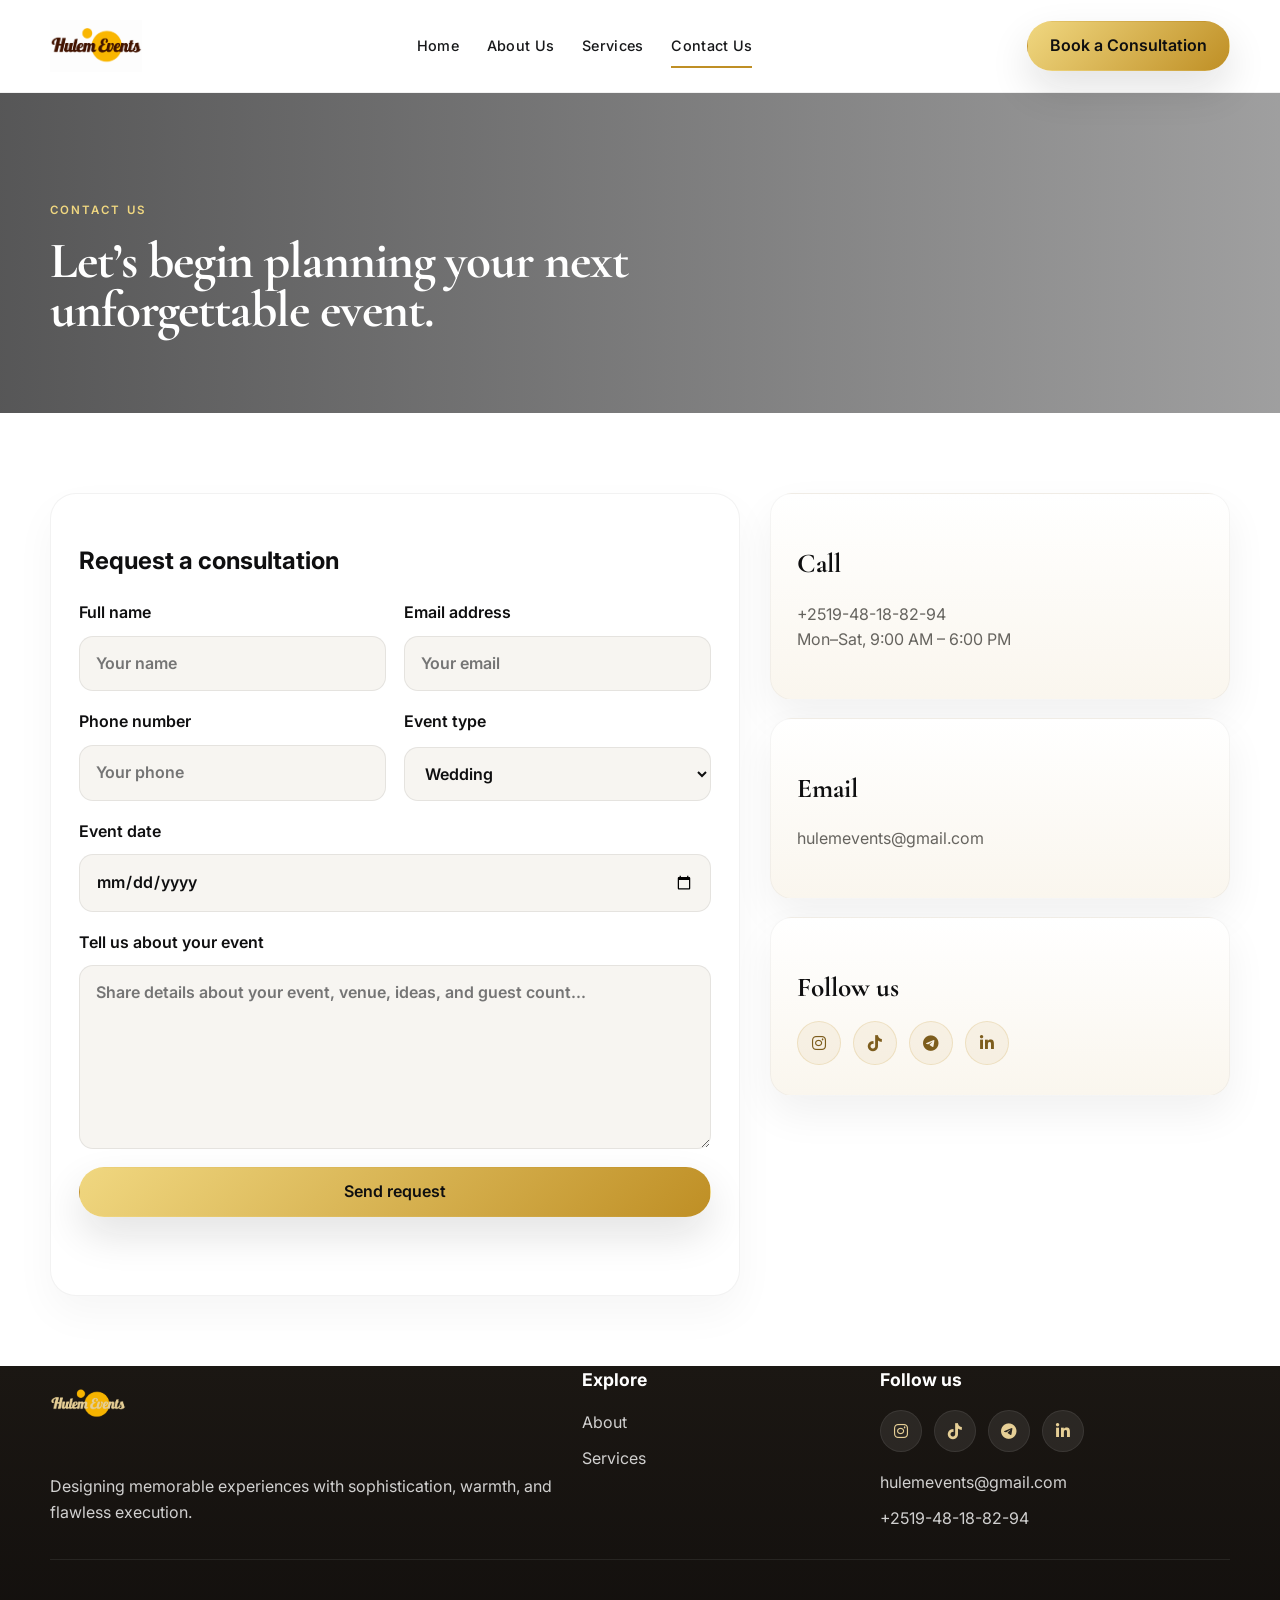
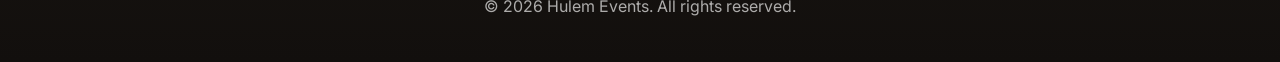
<file: contact.html>
<!DOCTYPE html>
<html lang="en">
  <head>
    <meta charset="UTF-8" />
    <meta name="viewport" content="width=device-width, initial-scale=1.0" />
    <title>Contact Us | Hulem Events</title>
    <meta
      name="description"
      content="Contact Hulem Events to plan your next unforgettable experience in Addis Ababa."
    />
    <link rel="preconnect" href="https://fonts.googleapis.com" />
    <link rel="preconnect" href="https://fonts.gstatic.com" crossorigin />
    <link
      href="https://fonts.googleapis.com/css2?family=Cormorant+Garamond:wght@500;600;700&family=Inter:wght@400;500;600;700;800&display=swap"
      rel="stylesheet"
    />
    <link
      rel="stylesheet"
      href="https://cdnjs.cloudflare.com/ajax/libs/font-awesome/6.5.2/css/all.min.css"
      crossorigin="anonymous"
      referrerpolicy="no-referrer"
    />
    <link rel="stylesheet" href="styles.css" />
  </head>
  <body>
    <header class="site-header">
      <div class="container nav-wrap">
        <a href="index.html" class="brand">
          <img src="Image/logo1.png" alt="Hulem Events logo" class="brand-mark" />
        </a>

        <button class="nav-toggle" aria-label="Toggle navigation">
          <span></span>
          <span></span>
          <span></span>
        </button>

        <nav class="main-nav">
          <a href="index.html">Home</a>
          <a href="about.html">About Us</a>
          <a href="services.html">Services</a>
          <a href="contact.html" class="active">Contact Us</a>
        </nav>

        <a href="contact.html" class="btn btn-primary nav-cta">Book a Consultation</a>
      </div>
    </header>

    <main>
      <section class="page-hero compact-hero">
        <div class="container page-hero-content">
          <p class="eyebrow">Contact us</p>
          <h1>Let’s begin planning your next unforgettable event.</h1>
        </div>
      </section>

      <section class="section contact-section">
        <div class="container contact-layout">
          <div class="contact-form-wrap">
            <h2>Request a consultation</h2>
            <form class="contact-form">
              <div class="form-row two-col-form">
                <label>
                  <span>Full name</span>
                  <input type="text" name="name" placeholder="Your name" autocomplete="name" required />
                </label>
                <label>
                  <span>Email address</span>
                  <input type="email" name="email" placeholder="Your email" autocomplete="email" required />
                </label>
              </div>

              <div class="form-row two-col-form">
                <label>
                  <span>Phone number</span>
                  <input type="tel" name="phone" placeholder="Your phone" autocomplete="tel" />
                </label>
                <label>
                  <span>Event type</span>
                  <select name="eventType">
                    <option>Wedding</option>
                    <option>Social Impact Events</option>
                    <option>Live Entertainment Event</option>
                    <option>Cultural Experiences Event</option>
                    <option>Private Celebrations Event</option>
                    <option>Corporate & Community Event</option>
                    <option>Full-Services Coordination</option>
                  </select>
                </label>
              </div>

              <label>
                <span>Event date</span>
                <input type="date" name="eventDate" />
              </label>

              <label>
                <span>Tell us about your event</span>
                <textarea name="message" rows="6" placeholder="Share details about your event, venue, ideas, and guest count..." required></textarea>
              </label>

              <button type="submit" class="btn btn-primary">Send request</button>
              <p class="form-status" role="status" aria-live="polite"></p>
            </form>
          </div>

          <aside class="contact-info">
            <div class="info-card contact-card">
              <h3>Call</h3>
              <p>+2519-48-18-82-94<br />Mon–Sat, 9:00 AM – 6:00 PM</p>
            </div>
            <div class="info-card contact-card">
              <h3>Email</h3>
              <p>hulemevents@gmail.com</p>
            </div>
            <div class="info-card contact-card social-contact-card">
              <h3>Follow us</h3>
              <div class="social-links">
                <a href="https://instagram.com" target="_blank" rel="noopener noreferrer" aria-label="Instagram"><i class="fa-brands fa-instagram"></i></a>
                <a href="https://tiktok.com" target="_blank" rel="noopener noreferrer" aria-label="TikTok"><i class="fa-brands fa-tiktok"></i></a>
                <a href="https://t.me/melat12345610" target="_blank" rel="noopener noreferrer" aria-label="Telegram"><i class="fa-brands fa-telegram"></i></a>
                <a href="https://linkedin.com" target="_blank" rel="noopener noreferrer" aria-label="LinkedIn"><i class="fa-brands fa-linkedin-in"></i></a>
              </div>
            </div>
          </aside>
        </div>
      </section>
    </main>

    <footer class="site-footer">
      <div class="container footer-grid">
        <div>
          <a href="index.html" class="brand footer-brand">
            <img src="Image/logo-footer.png" alt="Hulem Events logo" class="brand-mark" />
          </a>
          <p>Designing memorable experiences with sophistication, warmth, and flawless execution.</p>
        </div>
        <div>
          <h4>Explore</h4>
          <ul>
            <li><a href="about.html">About</a></li>
            <li><a href="services.html">Services</a></li>
          </ul>
        </div>
        <div>
          <h4>Follow us</h4>
          <div class="social-links footer-socials">
            <a href="https://instagram.com" target="_blank" rel="noopener noreferrer" aria-label="Instagram"><i class="fa-brands fa-instagram"></i></a>
            <a href="https://tiktok.com" target="_blank" rel="noopener noreferrer" aria-label="TikTok"><i class="fa-brands fa-tiktok"></i></a>
            <a href="https://t.me/melat12345610" target="_blank" rel="noopener noreferrer" aria-label="Telegram"><i class="fa-brands fa-telegram"></i></a>
            <a href="https://linkedin.com" target="_blank" rel="noopener noreferrer" aria-label="LinkedIn"><i class="fa-brands fa-linkedin-in"></i></a>
          </div>
          <ul class="footer-contact-list">
            <li>hulemevents@gmail.com</li>
            <li>+2519-48-18-82-94</li>
          </ul>
        </div>
      </div>
      <div class="container footer-bottom">
        <p>© <span id="year"></span> Hulem Events. All rights reserved.</p>
      </div>
    </footer>

    <script src="script.js"></script>
  </body>
</html>
</file>
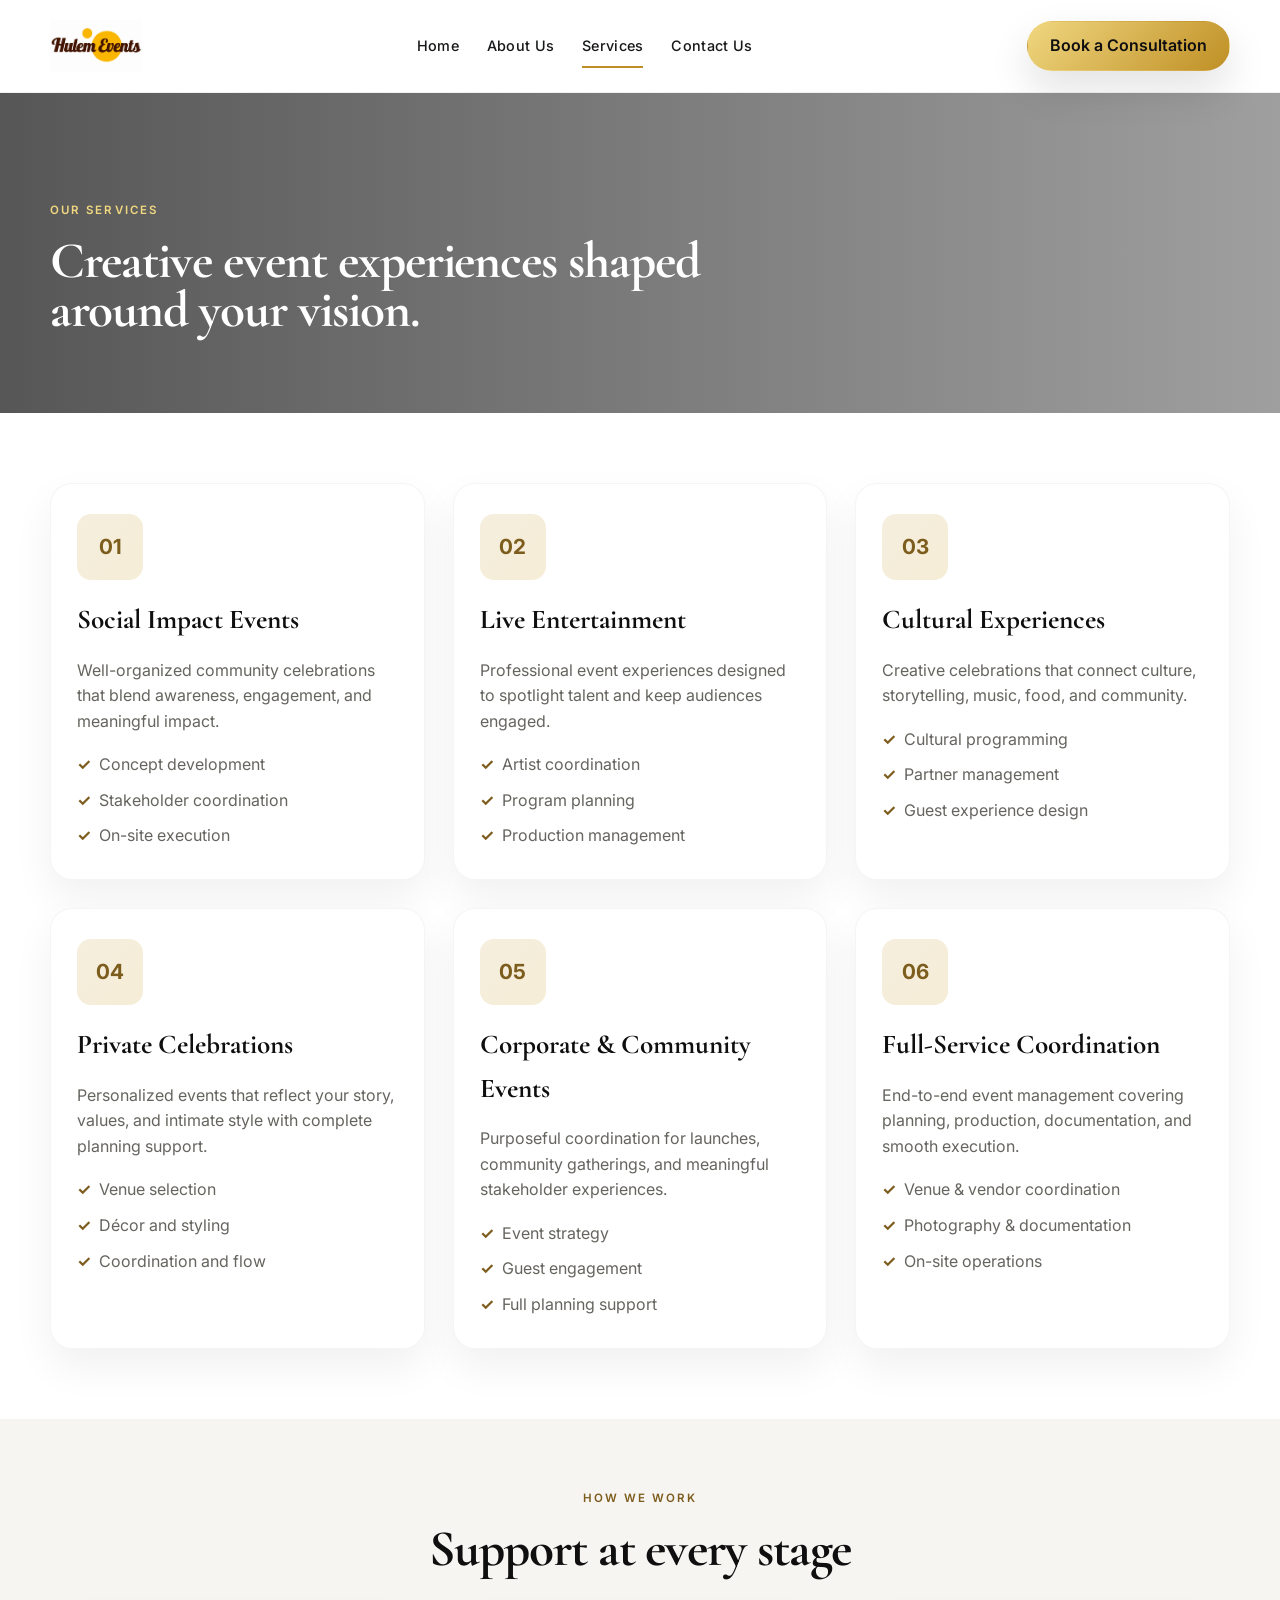
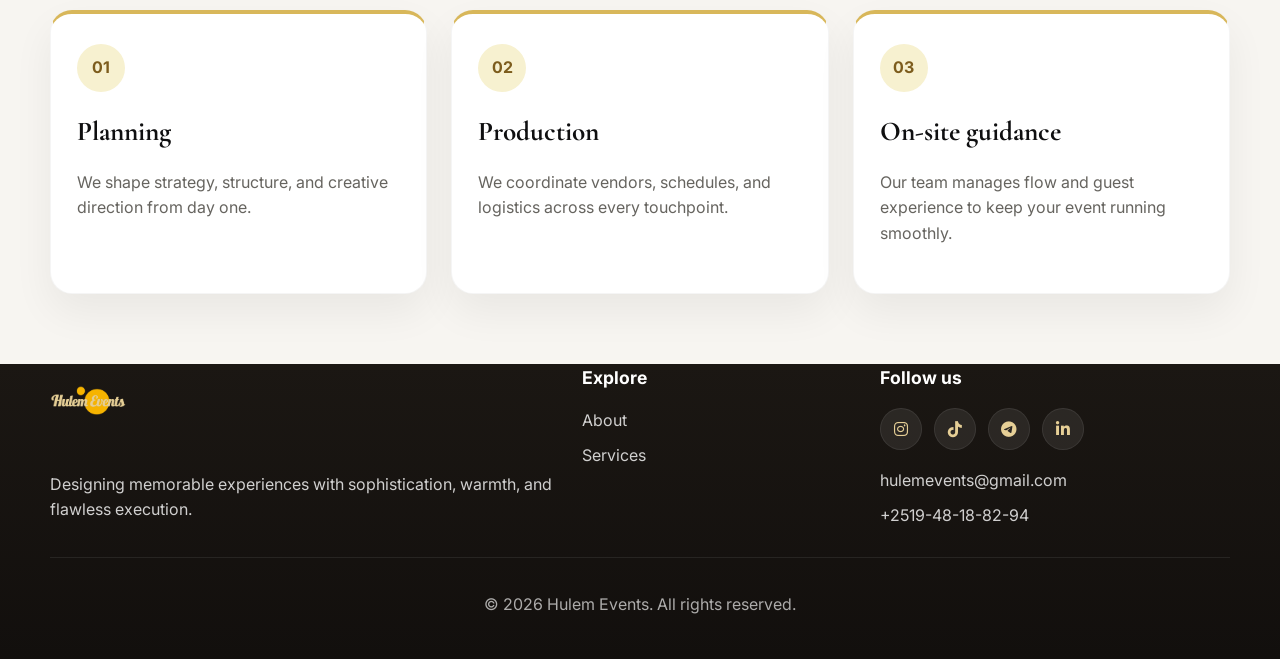
<file: services.html>
<!DOCTYPE html>
<html lang="en">
  <head>
    <meta charset="UTF-8" />
    <meta name="viewport" content="width=device-width, initial-scale=1.0" />
    <title>Services | Hulem Events</title>
    <meta
      name="description"
      content="Explore Hulem Events' social impact, entertainment, cultural, and full-service event planning offerings."
    />
    <link rel="preconnect" href="https://fonts.googleapis.com" />
    <link rel="preconnect" href="https://fonts.gstatic.com" crossorigin />
    <link
      href="https://fonts.googleapis.com/css2?family=Cormorant+Garamond:wght@500;600;700&family=Inter:wght@400;500;600;700;800&display=swap"
      rel="stylesheet"
    />
    <link
      rel="stylesheet"
      href="https://cdnjs.cloudflare.com/ajax/libs/font-awesome/6.5.2/css/all.min.css"
      crossorigin="anonymous"
      referrerpolicy="no-referrer"
    />
    <link rel="stylesheet" href="styles.css" />
  </head>
  <body>
    <header class="site-header">
      <div class="container nav-wrap">
        <a href="index.html" class="brand">
          <img src="Image/logo1.png" alt="Hulem Events logo" class="brand-mark" />
        </a>

        <button class="nav-toggle" aria-label="Toggle navigation">
          <span></span>
          <span></span>
          <span></span>
        </button>

        <nav class="main-nav">
          <a href="index.html">Home</a>
          <a href="about.html">About Us</a>
          <a href="services.html" class="active">Services</a>
          <a href="contact.html">Contact Us</a>
        </nav>

        <a href="contact.html" class="btn btn-primary nav-cta">Book a Consultation</a>
      </div>
    </header>

    <main>
      <section class="page-hero compact-hero">
        <div class="container page-hero-content">
          <p class="eyebrow">Our services</p>
          <h1>Creative event experiences shaped around your vision.</h1>
        </div>
      </section>

      <section class="section">
        <div class="container card-grid service-grid">
          <article class="info-card service-card">
            <div class="icon-box">01</div>
            <h3>Social Impact Events</h3>
            <p>Well-organized community celebrations that blend awareness, engagement, and meaningful impact.</p>
            <ul>
              <li>Concept development</li>
              <li>Stakeholder coordination</li>
              <li>On-site execution</li>
            </ul>
          </article>

          <article class="info-card service-card">
            <div class="icon-box">02</div>
            <h3>Live Entertainment</h3>
            <p>Professional event experiences designed to spotlight talent and keep audiences engaged.</p>
            <ul>
              <li>Artist coordination</li>
              <li>Program planning</li>
              <li>Production management</li>
            </ul>
          </article>

          <article class="info-card service-card">
            <div class="icon-box">03</div>
            <h3>Cultural Experiences</h3>
            <p>Creative celebrations that connect culture, storytelling, music, food, and community.</p>
            <ul>
              <li>Cultural programming</li>
              <li>Partner management</li>
              <li>Guest experience design</li>
            </ul>
          </article>

          <article class="info-card service-card">
            <div class="icon-box">04</div>
            <h3>Private Celebrations</h3>
            <p>Personalized events that reflect your story, values, and intimate style with complete planning support.</p>
            <ul>
              <li>Venue selection</li>
              <li>Décor and styling</li>
              <li>Coordination and flow</li>
            </ul>
          </article>

          <article class="info-card service-card">
            <div class="icon-box">05</div>
            <h3>Corporate & Community Events</h3>
            <p>Purposeful coordination for launches, community gatherings, and meaningful stakeholder experiences.</p>
            <ul>
              <li>Event strategy</li>
              <li>Guest engagement</li>
              <li>Full planning support</li>
            </ul>
          </article>

          <article class="info-card service-card">
            <div class="icon-box">06</div>
            <h3>Full-Service Coordination</h3>
            <p>End-to-end event management covering planning, production, documentation, and smooth execution.</p>
            <ul>
              <li>Venue & vendor coordination</li>
              <li>Photography & documentation</li>
              <li>On-site operations</li>
            </ul>
          </article>
        </div>
      </section>

      <section class="section muted-bg">
        <div class="container">
          <div class="heading-row center">
            <div>
              <p class="eyebrow accent">How we work</p>
              <h2>Support at every stage</h2>
            </div>
          </div>

          <div class="timeline-grid">
            <div class="timeline-card">
              <span>01</span>
              <h3>Planning</h3>
              <p>We shape strategy, structure, and creative direction from day one.</p>
            </div>
            <div class="timeline-card">
              <span>02</span>
              <h3>Production</h3>
              <p>We coordinate vendors, schedules, and logistics across every touchpoint.</p>
            </div>
            <div class="timeline-card">
              <span>03</span>
              <h3>On-site guidance</h3>
              <p>Our team manages flow and guest experience to keep your event running smoothly.</p>
            </div>
          </div>
        </div>
      </section>

    </main>

    <footer class="site-footer">
      <div class="container footer-grid">
        <div>
          <a href="index.html" class="brand footer-brand">
            <img src="Image/logo-footer.png" alt="Hulem Events logo" class="brand-mark" />
          </a>
          <p>Designing memorable experiences with sophistication, warmth, and flawless execution.</p>
        </div>
        <div>
          <h4>Explore</h4>
          <ul>
            <li><a href="about.html">About</a></li>
            <li><a href="services.html">Services</a></li>
          </ul>
        </div>
        <div>
          <h4>Follow us</h4>
          <div class="social-links footer-socials">
            <a href="https://instagram.com" target="_blank" rel="noopener noreferrer" aria-label="Instagram"><i class="fa-brands fa-instagram"></i></a>
            <a href="https://tiktok.com" target="_blank" rel="noopener noreferrer" aria-label="TikTok"><i class="fa-brands fa-tiktok"></i></a>
            <a href="https://t.me/melat12345610" target="_blank" rel="noopener noreferrer" aria-label="Telegram"><i class="fa-brands fa-telegram"></i></a>
            <a href="https://linkedin.com" target="_blank" rel="noopener noreferrer" aria-label="LinkedIn"><i class="fa-brands fa-linkedin-in"></i></a>
          </div>
          <ul class="footer-contact-list">
            <li>hulemevents@gmail.com</li>
            <li>+2519-48-18-82-94</li>
          </ul>
        </div>
      </div>
      <div class="container footer-bottom">
        <p>© <span id="year"></span> Hulem Events. All rights reserved.</p>
      </div>
    </footer>

    <script src="script.js"></script>
  </body>
</html>
</file>
<file: styles.css>
:root {
  --gold-100: #f7f1d0;
  --gold-200: #f0d780;
  --gold-300: #d8b75a;
  --gold-500: #bf8f25;
  --gold-700: #7d5d1d;
  --black-900: #0f0f10;
  --black-800: #17181a;
  --black-700: #202224;
  --white: #ffffff;
  --off-white: #f7f5f1;
  --muted: #66645f;
  --footer-bg: #1b1713;
  --footer-soft: #e6cf96;
  --shadow: 0 18px 40px rgba(17, 17, 17, 0.12);
  --radius: 22px;
  --container: 1180px;
}

* {
  box-sizing: border-box;
}

html {
  scroll-behavior: smooth;
}

body {
  margin: 0;
  font-family: "Inter", sans-serif;
  background: var(--white);
  color: var(--black-900);
  line-height: 1.6;
  overflow-x: hidden;
}

@keyframes fadeUp {
  from {
    opacity: 0;
    transform: translateY(24px);
  }
  to {
    opacity: 1;
    transform: translateY(0);
  }
}

@keyframes floatIn {
  from {
    opacity: 0;
    transform: translateY(18px) scale(0.98);
  }
  to {
    opacity: 1;
    transform: translateY(0) scale(1);
  }
}

a {
  color: inherit;
  text-decoration: none;
}

img {
  max-width: 100%;
  display: block;
}

button,
input,
select,
textarea {
  font: inherit;
}

.container {
  width: min(var(--container), calc(100% - 32px));
  margin: 0 auto;
}

.site-header {
  position: sticky;
  top: 0;
  z-index: 50;
  backdrop-filter: blur(10px);
  background: rgba(255, 255, 255, 0.88);
  border-bottom: 1px solid rgba(17, 17, 17, 0.06);
}

.nav-wrap {
  display: flex;
  align-items: center;
  justify-content: space-between;
  min-height: 72px;
  gap: 20px;
}

.brand {
  display: inline-flex;
  align-items: center;
  gap: 10px;
  font-weight: 700;
}

.brand strong,
.brand small {
  display: block;
}

.brand strong {
  font-size: 2rem;
  letter-spacing: 0.04em;
  line-height: 1.1;
  font-weight: 800;
}

.brand small {
  font-size: 0.9rem;
  letter-spacing: 0.18em;
  text-transform: uppercase;
  color: var(--gold-700);
  font-weight: 700;
}

.brand-mark {
  display: block;
  width: 72px;
  height: 72px;
  object-fit: contain;
  border-radius: 0;
  background: transparent;
  box-shadow: none;
  padding: 0;
}

.site-header .brand-mark {
  width: 92px;
  height: 92px;
}

.footer-brand .brand-mark {
  width: 76px;
  height: 76px;
}

.main-nav {
  display: flex;
  align-items: center;
  gap: 28px;
  font-weight: 500;
  color: var(--black-800);
  font-size: 0.9rem;
}

.main-nav a {
  position: relative;
  padding: 8px 0;
  letter-spacing: 0.02em;
  color: var(--black-800);
}

.main-nav a::after {
  content: "";
  position: absolute;
  left: 0;
  bottom: -2px;
  width: 0;
  height: 2px;
  background: var(--gold-500);
  transition: width 0.25s ease;
}

.main-nav a:hover::after,
.main-nav a.active::after {
  width: 100%;
}

.btn {
  display: inline-flex;
  align-items: center;
  justify-content: center;
  min-height: 50px;
  padding: 0 22px;
  border-radius: 999px;
  border: 1px solid transparent;
  font-weight: 600;
  transition: transform 0.2s ease, box-shadow 0.2s ease, background 0.2s ease;
}

.btn:hover {
  transform: translateY(-1px);
}

.btn-primary {
  background: linear-gradient(135deg, var(--gold-200), var(--gold-500));
  color: var(--black-900);
  box-shadow: var(--shadow);
}

.btn-secondary {
  background: var(--white);
  border-color: rgba(17, 17, 17, 0.12);
  color: var(--black-900);
}

.hero {
  position: relative;
  min-height: 760px;
  display: flex;
  align-items: center;
  background:
    linear-gradient(90deg, rgba(15, 15, 16, 0.72), rgba(15, 15, 16, 0.45)),
    url('https://images.unsplash.com/photo-1519167758481-83f550bb49b3?auto=format&fit=crop&w=1800&q=80') center/cover no-repeat;
  color: var(--white);
}

.hero-content {
  display: grid;
  grid-template-columns: 1.2fr 0.8fr;
  align-items: center;
  gap: 54px;
  width: min(var(--container), calc(100% - 32px));
  margin: 0 auto;
  position: relative;
  z-index: 1;
}

.eyebrow {
  margin: 0 0 18px;
  letter-spacing: 0.18em;
  text-transform: uppercase;
  font-size: 0.72rem;
  color: var(--gold-200);
  font-weight: 600;
}

.eyebrow.accent {
  color: var(--gold-700);
}

.typing-text {
  position: relative;
  display: inline-block;
  min-height: 1.2em;
  white-space: normal;
  background: linear-gradient(135deg, #fff7c2 0%, #f0d780 28%, #d8b75a 58%, #f7e7a2 100%);
  -webkit-background-clip: text;
  background-clip: text;
  color: transparent;
}

.typing-cursor {
  display: inline-block;
  width: 0.1em;
  height: 1em;
  margin-left: 4px;
  background: linear-gradient(180deg, #fff7c2, #d8b75a);
  animation: blink 0.9s step-end infinite;
  vertical-align: middle;
}

@keyframes blink {
  0%, 50% {
    opacity: 1;
  }
  50.01%, 100% {
    opacity: 0;
  }
}

.hero-copy h1,
.page-hero-content h1,
.section-copy h2,
.heading-row h2,
.cta-wrap h2 { 
  margin: 0;
  font-family: "Cormorant Garamond", serif;
  line-height: 0.96;
  letter-spacing: -0.02em;
}

.hero-copy h1 {
  max-width: 700px;
  font-size: clamp(4rem, 7vw, 7rem);
  line-height: 0.9;
  animation: fadeUp 0.8s ease both;
}

.hero-copy > *:not(h1) {
  animation: fadeUp 0.9s ease 0.1s both;
}

.hero-copy p {
  max-width: 620px;
  color: rgba(255, 255, 255, 0.8);
  font-size: 1.06rem;
}

.hero-actions {
  display: flex;
  flex-wrap: wrap;
  gap: 18px;
  margin-top: 28px;
}

.hero-list {
  display: flex;
  flex-wrap: wrap;
  gap: 20px;
  list-style: none;
  padding: 0;
  margin: 28px 0 0;
  color: rgba(255, 255, 255, 0.85);
  font-size: 0.95rem;
}

.hero-list li {
  position: relative;
  padding-left: 18px;
}

.hero-list li::before {
  content: "•";
  position: absolute;
  left: 0;
  color: var(--gold-200);
}

.hero-card {
  display: flex;
  justify-content: center;
}

.event-highlight {
  width: min(100%, 420px);
  padding: 22px;
  border-radius: var(--radius);
  background: rgba(255, 255, 255, 0.12);
  backdrop-filter: blur(10px);
  border: 1px solid rgba(255,255,255,0.22);
  box-shadow: 0 24px 50px rgba(0,0,0,0.16);
  animation: floatIn 0.9s ease both;
}

.event-highlight .label {
  display: inline-block;
  margin-bottom: 8px;
  font-size: 0.73rem;
  letter-spacing: 0.12em;
  text-transform: uppercase;
  color: var(--gold-200);
}

.event-highlight h3 {
  margin: 0;
  font-size: 2.1rem;
  font-family: "Cormorant Garamond", serif;
}

.meta-row {
  display: flex;
  justify-content: space-between;
  gap: 12px;
  margin: 18px 0 20px;
  color: rgba(255,255,255,0.85);
  font-size: 0.95rem;
}

.mini-gallery {
  position: relative;
  height: 220px;
  border-radius: 16px;
  overflow: hidden;
  background: rgba(255, 255, 255, 0.06);
}

.mini-gallery .slide {
  position: absolute;
  inset: 0;
  opacity: 0;
  transform: scale(1.06);
  transition: opacity 0.9s ease, transform 0.9s ease;
}

.mini-gallery .slide.active {
  opacity: 1;
  transform: scale(1);
}

.mini-gallery img {
  height: 100%;
  width: 100%;
  object-fit: cover;
  border-radius: 16px;
  transition: transform 0.8s ease, filter 0.8s ease;
}

.mini-gallery:hover img {
  transform: scale(1.08);
  filter: saturate(1.08) contrast(1.05);
}

.social-proof {
  background: var(--black-900);
  color: var(--white);
  border-top: 1px solid rgba(255,255,255,0.08);
  border-bottom: 1px solid rgba(255,255,255,0.08);
}

.proof-grid {
  display: grid;
  grid-template-columns: repeat(4, minmax(0, 1fr));
  gap: 18px;
  padding: 28px 0;
}

.proof-grid div {
  display: flex;
  flex-direction: column;
  align-items: center;
  text-align: center;
}

.proof-grid strong {
  font-size: clamp(1.7rem, 2vw, 2.2rem);
  color: var(--gold-200);
}

.proof-grid span {
  color: rgba(255, 255, 255, 0.72);
}

.section {
  padding: 70px 0;
}

.muted-bg {
  background: var(--off-white);
}

.two-col {
  display: grid;
  grid-template-columns: 1fr 1fr;
  gap: 48px;
  align-items: center;
}

.section-copy h2,
.heading-row h2,
.page-hero-content h1,
.cta-wrap h2 {
  font-size: clamp(2.5rem, 4vw, 4rem);
  color: var(--black-900);
}

.section-copy p {
  color: var(--muted);
  font-size: 1.04rem;
}

.founder-signature {
  display: flex;
  flex-direction: column;
  gap: 2px;
  margin-top: 24px;
  color: var(--black-900) !important;
  font-weight: 700;
}

.founder-signature span {
  color: var(--gold-700);
  font-size: 0.9rem;
  font-weight: 700;
}

.ashenda-feature {
  grid-template-columns: 1.45fr 0.75fr;
  align-items: start;
  margin-bottom: 42px;
}

.ashenda-feature .section-copy h2 {
  margin-bottom: 8px;
}

.ashenda-feature .section-copy h3 {
  margin: 0 0 20px;
  font-family: "Cormorant Garamond", serif;
  font-size: 1.8rem;
  color: var(--gold-700);
}

.ashenda-sidebar {
  display: grid;
  align-content: start;
  gap: 20px;
}

.ashenda-details h3 {
  margin: 18px 0;
}

.ashenda-details dl,
.ashenda-details dl div {
  display: grid;
  gap: 8px;
}

.ashenda-details dl {
  gap: 0;
  margin: 0;
}

.ashenda-details dl div {
  padding: 14px 0;
  border-top: 1px solid rgba(17, 17, 17, 0.08);
}

.ashenda-details dt {
  color: var(--gold-700);
  font-size: 0.76rem;
  font-weight: 700;
  letter-spacing: 0.1em;
  text-transform: uppercase;
}

.ashenda-details dd {
  margin: 0;
  color: var(--muted);
}

.check-list {
  display: grid;
  gap: 16px;
  margin-top: 26px;
}

.check-list div {
  display: flex;
  align-items: flex-start;
  gap: 12px;
  color: var(--black-900);
}

.check-list span {
  display: inline-flex;
  align-items: center;
  justify-content: center;
  width: 28px;
  height: 28px;
  border-radius: 50%;
  background: rgba(191, 143, 37, 0.12);
  color: var(--gold-700);
  font-weight: 700;
}

.check-list p {
  margin: 0;
}

.image-panel img {
  border-radius: 26px;
  box-shadow: var(--shadow);
  height: 560px;
  width: 100%;
  object-fit: cover;
}

.heading-row {
  display: flex;
  justify-content: space-between;
  align-items: end;
  gap: 20px;
  margin-bottom: 36px;
}

.heading-row.center {
  justify-content: center;
  text-align: center;
}

.text-link {
  color: var(--gold-700);
  font-weight: 600;
}

.card-grid {
  display: grid;
  gap: 28px;
}

.three-col {
  grid-template-columns: repeat(3, minmax(0, 1fr));
}

.info-card,
.timeline-card,
.testimonial-card,
.price-card,
.contact-card {
  background: var(--white);
  border-radius: 22px;
  padding: 30px 26px;
  box-shadow: 0 18px 42px rgba(19, 19, 19, 0.06);
  border: 1px solid rgba(17,17,17,0.04);
  transition: transform 0.28s ease, box-shadow 0.28s ease, border-color 0.28s ease;
}

.info-card:hover,
.timeline-card:hover,
.testimonial-card:hover,
.price-card:hover,
.contact-card:hover,
.team-card:hover {
  transform: translateY(-8px);
  box-shadow: 0 24px 42px rgba(191, 143, 37, 0.14);
  border-color: rgba(191, 143, 37, 0.25);
}

.info-card h3,
.timeline-card h3,
.price-card h3,
.contact-card h3 {
  margin-top: 18px;
  margin-bottom: 10px;
  font-size: 1.7rem;
  font-family: "Cormorant Garamond", serif;
}

.info-card p,
.timeline-card p,
.testimonial-card p,
.price-card li,
.contact-card p,
.service-card li {
  color: var(--muted);
}

.icon-box {
  width: 66px;
  height: 66px;
  display: flex;
  align-items: center;
  justify-content: center;
  background: linear-gradient(135deg, rgba(191,143,37,0.15), rgba(215,183,90,0.25));
  border-radius: 14px;
  color: var(--gold-700);
  font-weight: 700;
  font-size: 1.3rem;
}

.timeline-grid {
  display: grid;
  grid-template-columns: repeat(3, minmax(0,1fr));
  gap: 24px;
}

.timeline-card {
  border-top: 4px solid var(--gold-300);
}

.timeline-card span {
  display: inline-flex;
  width: 48px;
  height: 48px;
  border-radius: 50%;
  align-items: center;
  justify-content: center;
  background: var(--gold-100);
  color: var(--gold-700);
  font-weight: 700;
}

.testimonial-section {
  background: linear-gradient(180deg, #fffefc 0%, #f9f4ea 100%);
}

.person {
  margin-top: 20px;
  display: flex;
  flex-direction: column;
  gap: 4px;
}

.person strong {
  color: var(--black-900);
}

.person span {
  color: var(--gold-700);
  font-size: 0.9rem;
}

.cta-strip {
  display: none;
}

.cta-wrap {
  display: flex;
  align-items: center;
  justify-content: space-between;
  gap: 30px;
}

.cta-wrap .eyebrow {
  margin-bottom: 8px;
}

.page-hero {
  background:
    linear-gradient(90deg, rgba(15, 15, 16, 0.7), rgba(15, 15, 16, 0.4)),
    url('https://images.unsplash.com/photo-1511578314322-379afb476865?auto=format&fit=crop&w=1800&q=80') center/cover no-repeat;
  color: var(--white);
}

.compact-hero {
  min-height: 320px;
  display: flex;
  align-items: center;
}

.page-hero-content {
  padding: 90px 0 60px;
}

.page-hero-content h1 {
  color: var(--white);
  max-width: 760px;
}

.service-grid,
.pricing-grid,
.team-grid {
  grid-template-columns: repeat(3, minmax(0, 1fr));
}

.service-card ul,
.price-card ul {
  list-style: none;
  padding: 0;
  margin: 18px 0 0;
  display: grid;
  gap: 10px;
}

.service-card li,
.price-card li {
  position: relative;
  padding-left: 22px;
}

.service-card li::before,
.price-card li::before {
  content: "✓";
  position: absolute;
  left: 0;
  color: var(--gold-700);
  font-weight: 700;
}

.plan-header {
  border-bottom: 1px solid rgba(17,17,17,0.08);
  padding-bottom: 18px;
  margin-bottom: 18px;
}

.plan-header p {
  margin: 0;
  font-size: 0.8rem;
  letter-spacing: 0.18em;
  text-transform: uppercase;
  color: var(--gold-700);
}

.plan-header h3 {
  margin: 10px 0 6px;
  font-size: clamp(2.3rem, 3vw, 3rem);
  font-family: "Cormorant Garamond", serif;
  color: var(--black-900);
}

.plan-header span {
  color: var(--muted);
}

.featured-plan {
  background: linear-gradient(180deg, rgba(247,241,208,0.55), #fff);
  border: 1px solid rgba(191, 143, 37, 0.35);
  transform: translateY(-8px);
}

.team-card {
  background: var(--white);
  border-radius: 22px;
  overflow: hidden;
  box-shadow: 0 18px 42px rgba(19, 19, 19, 0.06);
}

.team-card img {
  width: 100%;
  height: 350px;
  object-fit: cover;
}

.team-card div {
  padding: 22px 18px 26px;
}

.team-card h3 {
  margin: 0 0 6px;
  font-size: 1.8rem;
  font-family: "Cormorant Garamond", serif;
}

.team-card span {
  color: var(--gold-700);
  font-weight: 500;
}

.event-gallery-card {
  overflow: hidden;
}

.slideshow-card {
  position: relative;
  width: 100%;
  height: 290px;
  overflow: hidden;
  border-radius: 16px 16px 0 0;
  background: rgba(17, 17, 17, 0.04);
}

.slideshow-card .slide {
  position: absolute;
  inset: 0;
  width: 100%;
  height: 100%;
  object-fit: cover;
  object-position: center;
  opacity: 0;
  pointer-events: none;
  transform: scale(1.04);
  transition: opacity 0.8s ease, transform 0.8s ease;
}

.slideshow-card .slide.active {
  opacity: 1;
  pointer-events: auto;
  transform: scale(1);
}

.slideshow-card:hover .slide {
  transform: scale(1.05);
}

.podcast-slideshow {
  height: 520px;
  border-radius: 26px;
  box-shadow: var(--shadow);
}

.ashenda-slideshow {
  height: 250px;
  margin: 0;
  border-radius: 16px;
  box-shadow: var(--shadow);
}

.empty-gallery-card .empty-gallery {
  display: flex;
  align-items: center;
  justify-content: center;
  min-height: 290px;
  background: linear-gradient(135deg, rgba(191, 143, 37, 0.08), rgba(17, 17, 17, 0.03));
  border-radius: 16px 16px 0 0;
  border: 1px dashed rgba(191, 143, 37, 0.45);
}

.empty-state {
  font-size: 0.95rem;
  letter-spacing: 0.12em;
  text-transform: uppercase;
  color: var(--gold-700);
  font-weight: 700;
}

.image-gallery-grid {
  display: grid;
  grid-template-columns: repeat(5, minmax(0, 1fr));
  gap: 18px;
  margin-top: 30px;
}

.image-gallery-grid img {
  width: 100%;
  height: 210px;
  object-fit: cover;
  border-radius: 18px;
  box-shadow: 0 16px 30px rgba(17, 17, 17, 0.08);
  transition: transform 0.35s ease, box-shadow 0.35s ease, filter 0.35s ease;
}

.image-gallery-grid img:hover {
  transform: translateY(-6px) scale(1.02);
  box-shadow: 0 22px 36px rgba(191, 143, 37, 0.2);
  filter: saturate(1.08);
}

.contact-section {
  padding-top: 80px;
}

.contact-layout {
  display: grid;
  grid-template-columns: 1.2fr 0.8fr;
  gap: 30px;
  align-items: start;
}

.contact-form-wrap {
  background: var(--white);
  border: 1px solid rgba(17,17,17,0.05);
  box-shadow: 0 18px 42px rgba(19, 19, 19, 0.04);
  border-radius: 26px;
  padding: 28px;
}

.contact-form {
  display: grid;
  gap: 18px;
  margin-top: 20px;
}

.form-row {
  display: grid;
  gap: 18px;
}

.two-col-form {
  grid-template-columns: repeat(2, minmax(0,1fr));
}

label {
  display: grid;
  gap: 10px;
  color: var(--black-900);
  font-weight: 600;
}

input,
select,
textarea {
  width: 100%;
  background: var(--off-white);
  border: 1px solid rgba(17,17,17,0.08);
  border-radius: 14px;
  padding: 14px 16px;
  color: var(--black-900);
}

input:focus,
select:focus,
textarea:focus {
  outline: 2px solid rgba(191,143,37,0.2);
  border-color: rgba(191,143,37,0.42);
}

.contact-info {
  display: grid;
  gap: 18px;
}

.contact-card {
  background: linear-gradient(180deg, #fff 0%, #faf6ee 100%);
}

.social-contact-card .social-links a {
  width: 44px;
  height: 44px;
  background: rgba(191, 143, 37, 0.08);
  border-color: rgba(191, 143, 37, 0.18);
  color: var(--gold-700);
}

.social-contact-card .social-links a:hover {
  background: linear-gradient(135deg, var(--gold-200), var(--gold-500));
  color: var(--black-900);
}

.site-footer {
  background: linear-gradient(180deg, var(--footer-bg) 0%, #120f0d 100%);
  color: rgba(255,255,255,0.8);
  padding-top: 0;
  margin-top: 0;
}

.footer-grid {
  display: grid;
  grid-template-columns: 1.3fr 0.7fr 0.9fr;
  gap: 26px;
  padding-bottom: 18px;
}

.footer-brand {
  margin-bottom: 16px;
}

.site-footer h4 {
  color: var(--white);
  margin: 0 0 16px;
  font-size: 1.1rem;
}

.site-footer ul {
  list-style: none;
  padding: 0;
  margin: 0;
  display: grid;
  gap: 10px;
}

.site-footer a {
  color: rgba(255,255,255,0.8);
}

.site-footer a:hover {
  color: var(--gold-200);
}

.footer-bottom {
  border-top: 1px solid rgba(255,255,255,0.08);
  padding: 18px 0 26px;
  text-align: center;
  color: rgba(255,255,255,0.65);
}

.footer-contact-list {
  margin-top: 18px !important;
}

.social-links {
  display: flex;
  flex-wrap: wrap;
  gap: 12px;
  margin-top: 12px;
}

.social-links a {
  display: inline-flex;
  align-items: center;
  justify-content: center;
  width: 42px;
  height: 42px;
  border-radius: 50%;
  background: rgba(255,255,255,0.08);
  color: var(--footer-soft);
  border: 1px solid rgba(255,255,255,0.08);
  transition: transform 0.25s ease, background 0.25s ease, border-color 0.25s ease, color 0.25s ease;
}

.social-links a:hover {
  transform: translateY(-3px) scale(1.04);
  background: linear-gradient(135deg, var(--gold-200), var(--gold-500));
  color: var(--black-900);
  border-color: transparent;
}

.footer-socials {
  margin-bottom: 16px;
}

.nav-toggle {
  display: none;
  flex-direction: column;
  gap: 6px;
  width: 44px;
  height: 44px;
  border: 1px solid rgba(17,17,17,0.08);
  border-radius: 12px;
  background: transparent;
  cursor: pointer;
}

.nav-toggle span {
  display: block;
  width: 22px;
  height: 2px;
  margin: 0 auto;
  background: var(--black-900);
}

@media (max-width: 960px) {
  .hero-content,
  .two-col,
  .ashenda-feature,
  .contact-layout,
  .footer-grid,
  .three-col,
  .service-grid,
  .pricing-grid,
  .team-grid,
  .timeline-grid {
    grid-template-columns: 1fr;
  }

  .nav-toggle {
    display: flex;
  }

  .main-nav {
    position: absolute;
    top: 100%;
    left: 0;
    right: 0;
    display: none;
    flex-direction: column;
    align-items: flex-start;
    background: rgba(255,255,255,0.98);
    border-bottom: 1px solid rgba(17,17,17,0.06);
    padding: 16px 20px 20px;
    gap: 12px;
  }

  .main-nav.open {
    display: flex;
  }

  .nav-cta {
    display: none;
  }

  .proof-grid {
    grid-template-columns: repeat(2, minmax(0, 1fr));
  }

  .cta-wrap {
    flex-direction: column;
    align-items: flex-start;
  }
}

@media (max-width: 640px) {
  .hero {
    min-height: 620px;
  }

  .section {
    padding: 80px 0;
  }

  .proof-grid,
  .two-col-form {
    grid-template-columns: 1fr;
  }

  .hero-copy h1 {
    font-size: 3.2rem;
  }

  .page-hero-content {
    padding-top: 70px;
  }
}
</file>
